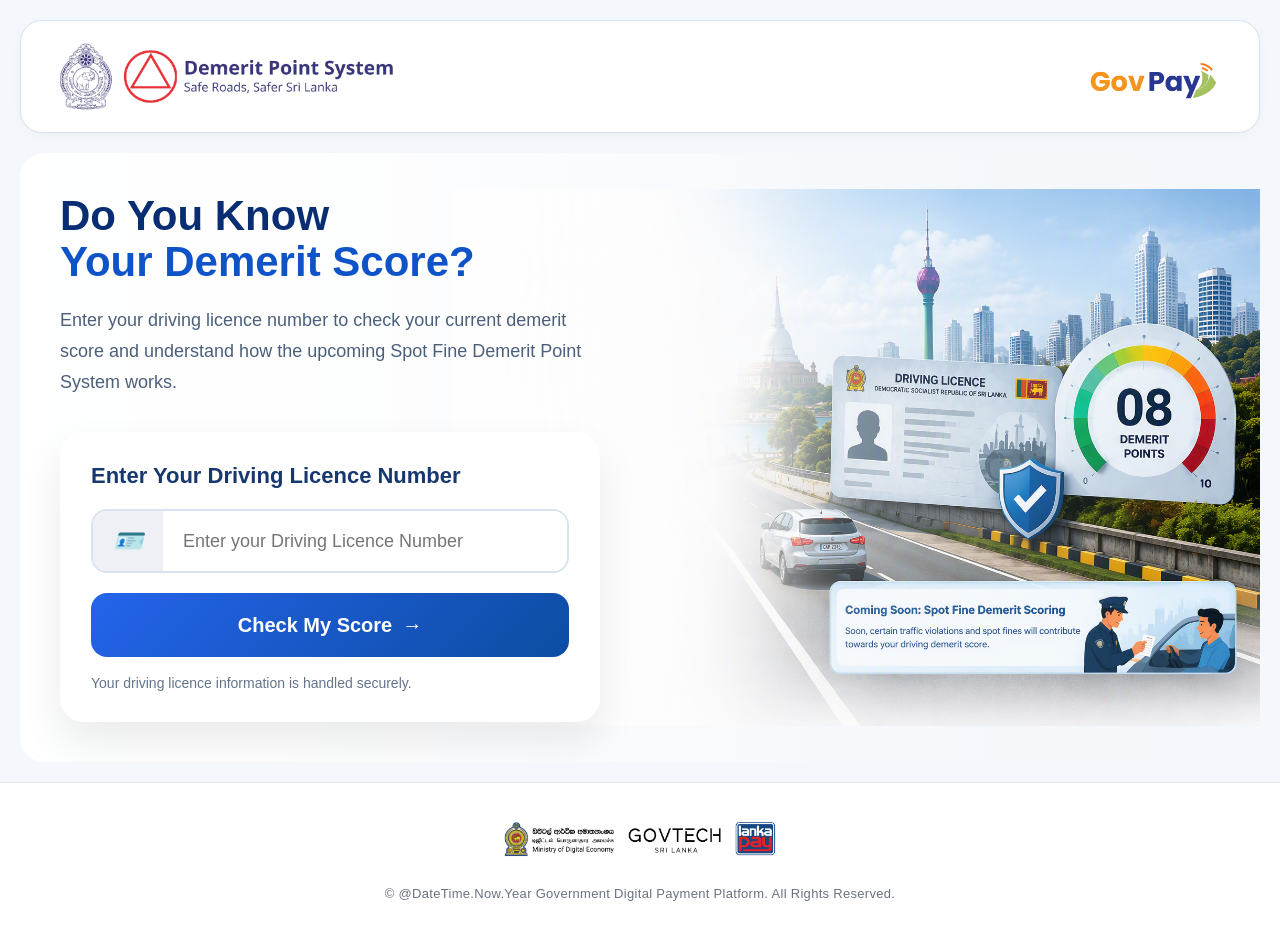
<file: Index.html>
<!DOCTYPE html>
<html lang="en">
<head>
    <meta charset="UTF-8">
    <meta name="viewport" content="width=device-width, initial-scale=1.0">
    <title>GovPay</title>

    <link rel="stylesheet" href="govpay.css">
    <link href="select2.min.css"
          rel="stylesheet" />
</head>
<body>

    <div class="govpay-home">

        <!-- Top Branding -->
        <div class="top-brand-bar">

            <div class="brand-left">
                <img src="images/6000_testbabnk.png" alt="GovPay Logo" />
            </div>

            <div class="brand-right">
                <img src="images/govpay-logo.png" alt="GovPay Logo" />

            </div>

        </div>

        <!-- HERO SECTION -->
        <div class="hero-banner">

            <div class="hero-overlay"></div>

            <div class="hero-content">

                <h1>
                    Do You Know
                    <span>Your Demerit Score?</span>
                </h1>

                <p>
                    Enter your driving licence number to check your
                    current demerit score and understand how the
                    upcoming Spot Fine Demerit Point System works.
                </p>

                <div class="demerit-card">

                    <h3>
                        Enter Your Driving Licence Number
                    </h3>

                    <div class="demerit-input-wrap">

                        <div class="demerit-icon">
                            <i class="fa fa-id-card">🪪</i>
                        </div>

                        <input type="text"
                               placeholder="Enter your Driving Licence Number"
                               id="txtDrivingLicence"
                               name="txtDrivingLicence" />

                    </div>

                    <button class="btn-check-score">

                        Check My Score

                        <span>→</span>

                    </button>

                    <div class="secure-note">

                        <i class="fa fa-lock"></i>

                        Your driving licence information is handled securely.

                    </div>

                </div>

            </div>

        </div>


    </div>

    <footer class="govpay-footer">

        <div class="footer-logos">

            <img src="images/foot_logo.png" width="10%" alt="">

        </div>

        <div class="footer-copyright">

            © @DateTime.Now.Year Government Digital Payment Platform.
            All Rights Reserved.

        </div>

    </footer>

    <!-- jQuery -->
    <script src="jquery-3.7.1.min.js"></script>

    <!-- Select2 -->
    <script src="select2.min.js"></script>

    <script>

        $(document).ready(function () {

            var fineScoreMap = {
                "1": 1,
                "2": 5,
                "3": 10,
                "4": 2,
                "5": 15,
                "6": 34,
                "7": 6,
                "8": 7,
                "9": 1,
                "10": 1,
                "11": 1,
                "12": 1
            };

            $(".btn-check-score").on("click", function () {

                var licenceNo = $("#txtDrivingLicence")
                    .val()
                    .trim();

                if (!licenceNo) {

                    alert("Please enter Driving Licence Number");

                    return;
                }

                $.getJSON("./fine.json", function (data) {

                    var records = data.filter(function (x) {

                        return (
                            (x.DrivingLicenseNo_Clean || "")
                                .trim()
                                .toUpperCase() ===
                            licenceNo
                                .trim()
                                .toUpperCase()
                        );

                    });

                    var score = 0;

                    records.forEach(function (item) {

                        var fineTypeId =
                            String(item.fineTypeID || "");

                        var fineCount =
                            parseInt(item.FineTypeCount || 0);

                        var fineScore =
                            parseInt(
                                fineScoreMap[fineTypeId] || 0
                            );

                        score +=
                            fineCount * fineScore;

                    });

                    var vehicleNo =
                        records.length > 0
                            ? records[0].VehicleNo
                            : "";

                    sessionStorage.setItem(
                        "DrivingLicenceNo",
                        licenceNo
                    );

                    sessionStorage.setItem(
                        "VehicleNo",
                        vehicleNo
                    );

                    sessionStorage.setItem(
                        "DrivingScore",
                        score
                    );

                    window.location.href =
                        "TFResult.html";

                });

            });

        });

    </script>
</body>
</html>
</file>
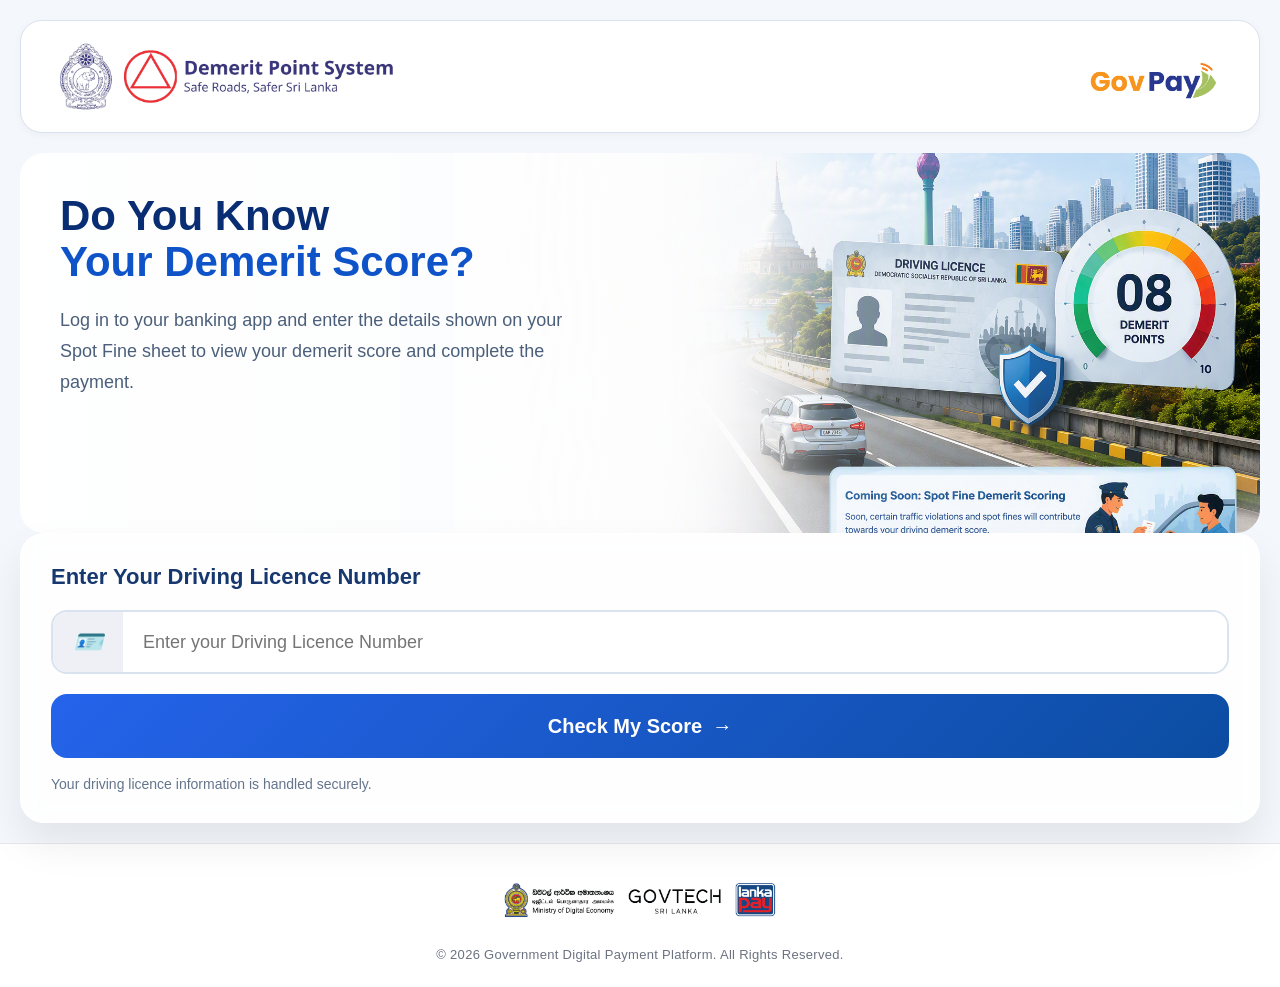
<file: index.html>
<!DOCTYPE html>
<html lang="en">
<head>
    <meta charset="UTF-8">
    <meta name="viewport" content="width=device-width, initial-scale=1.0">
    <title>GovPay</title>

    <link rel="stylesheet" href="govpay.css">
    <link href="select2.min.css"
          rel="stylesheet" />
</head>
<body>

    <div class="govpay-home">

        <!-- Top Branding -->
        <div class="top-brand-bar">

            <div class="brand-left">
                <img src="images/6000_testbabnk.png" alt="GovPay Logo" />
            </div>

            <div class="brand-right">
                <img src="images/govpay-logo.png" alt="GovPay Logo" />

            </div>

        </div>

        <!-- HERO SECTION -->
        <div class="hero-banner">

            <div class="hero-overlay"></div>

            <div class="hero-content">

                <h1>
                    Do You Know
                    <span>Your Demerit Score?</span>
                </h1>

                <p>
                    Log in to your banking app and enter the details shown on your Spot Fine sheet to view your demerit score and complete the payment.
                </p>

            </div>

        </div>

        <div class="demerit-card">

            <h3>
                Enter Your Driving Licence Number
            </h3>

            <div class="demerit-input-wrap">

                <div class="demerit-icon">
                    <i class="fa fa-id-card">🪪</i>
                </div>

                <input type="text"
                       placeholder="Enter your Driving Licence Number"
                       id="txtDrivingLicence"
                       name="txtDrivingLicence" />

            </div>

            <button class="btn-check-score">

                Check My Score

                <span>→</span>

            </button>

            <div class="secure-note">

                <i class="fa fa-lock"></i>

                Your driving licence information is handled securely.

            </div>

        </div>
    </div>

    <footer class="govpay-footer">

        <div class="footer-logos">

            <img src="images/foot_logo.png" width="10%" alt="">

        </div>

        <div class="footer-copyright">

            © 2026 Government Digital Payment Platform.
            All Rights Reserved.

        </div>

    </footer>

    <!-- jQuery -->
    <script src="jquery-3.7.1.min.js"></script>

    <!-- Select2 -->
    <script src="select2.min.js"></script>

    <script>

        $(document).ready(function () {

            var fineScoreMap = {
                "1": 2,   // Identification Plates
                "2": 2,   // Not Carrying R L
                "3": 4,   // Contravening R L Provisions
                "4": 8,   // Driving Emergency Service Vehicles...
                "5": 8,   // Driving vehicle without a license
                "6": 10,  // Driving a vehicle loaded with chemicals...
                "7": 6,   // Not having license to drive specific class of vehicles
                "8": 2,   // Not carrying D L
                "9": 4,   // Not having instructors license
                "10": 6,  // Contravening speed limits
                "11": 6,  // Disobeying road rules
                "12": 6,  // Articles obstructing control of the motor vehicle
                "13": 4,  // Signals by driver
                "14": 4,  // Reversing for long distance
                "15": 4,  // Sound or light warning
                "16": 6,  // Excessive emission smoke
                "17": 4,  // Riding on running board
                "18": 4,  // No of persons in front seat
                "19": 3,  // No use of seat belts
                "20": 3,  // Not wearing protective helmets
                "21": 2,  // Distribution of advertisements
                "22": 6,  // Excessive use of noise
                "23": 6,  // Disobeying directions and signals of police officers
                "24": 6,  // Non compliance with traffic signals
                "25": 6,  // Failure to take precautions when discharging fuel into tank
                "26": 2,  // Halting or parking
                "27": 4,  // Non use of precautions when parking
                "28": 4,  // Excessive carriage of persons in motor car or private coach
                "29": 6,  // Carriage of passengers in excess in omnibuses
                "30": 6,  // Carriage on lorry or motor tricycle van of goods in excess
                "31": 6,  // No of persons carried in a lorry
                "32": 4,  // Violation regulations of motor vehicles
                "33": 2   // Failure to carry the emission certificate of fitness certificate
            };

            $(".btn-check-score").on("click", function () {

                var licenceNo = $("#txtDrivingLicence")
                    .val()
                    .trim();

                if (!licenceNo) {

                    alert("Please enter Driving Licence Number");

                    return;
                }

                $.getJSON("./fine.json", function (data) {

                    var records = data.filter(function (x) {

                        return (
                            (x.DrivingLicenseNo_Clean || "")
                                .trim()
                                .toUpperCase() ===
                            licenceNo
                                .trim()
                                .toUpperCase()
                        );

                    });

                    var score = 0;

                    records.forEach(function (item) {

                        var fineTypeId =
                            String(item.fineTypeID || "");

                        var fineCount =
                            parseInt(item.FineTypeCount || 0);

                        var fineScore =
                            parseInt(
                                fineScoreMap[fineTypeId] || 0
                            );

                        score +=
                            fineCount * fineScore;

                    });

                    var vehicleNo =
                        records.length > 0
                            ? records[0].VehicleNo
                            : "";

                    sessionStorage.setItem(
                        "DrivingLicenceNo",
                        licenceNo
                    );

                    sessionStorage.setItem(
                        "VehicleNo",
                        vehicleNo
                    );

                    sessionStorage.setItem(
                        "DrivingScore",
                        score
                    );

                    window.location.href =
                        "TFResult.html";

                });

            });

        });

    </script>
</body>
</html>
</file>
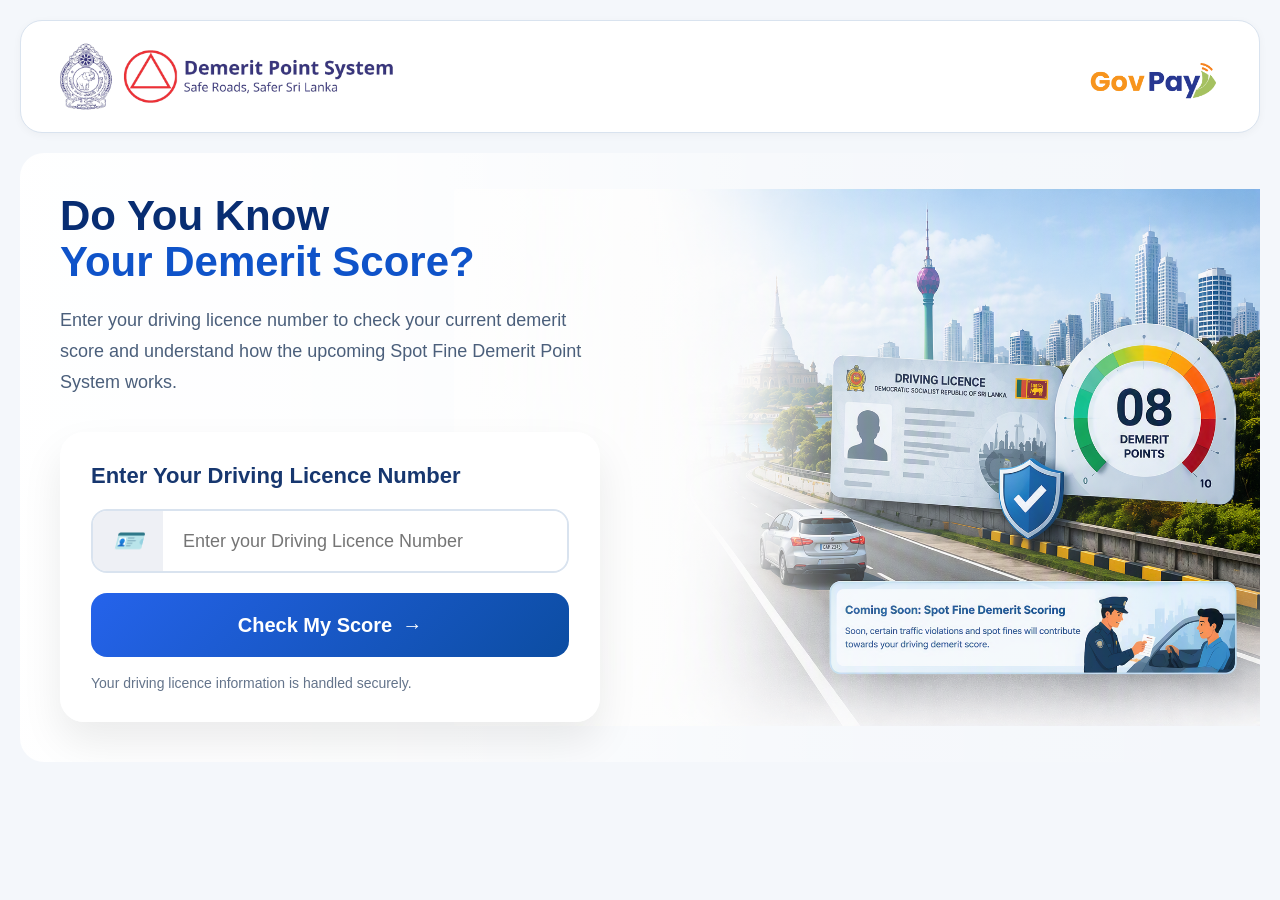
<file: index22.html>
<!DOCTYPE html>
<html lang="en">
<head>
    <meta charset="UTF-8">
    <meta name="viewport" content="width=device-width, initial-scale=1.0">
    <title>GovPay</title>

    <link rel="stylesheet" href="govpay.css">
    <link href="select2.min.css"
          rel="stylesheet" />
</head>
<body>

    <div class="govpay-home">

        <!-- Top Branding -->
        <div class="top-brand-bar">

            <div class="brand-left">
                <img src="images/6000_testbabnk.png" alt="GovPay Logo" />
            </div>

            <div class="brand-right">
                <img src="images/govpay-logo.png" alt="GovPay Logo" />
                
            </div>

        </div>

        <!-- HERO SECTION -->
        <div class="hero-banner">

            <div class="hero-overlay"></div>

            <div class="hero-content">

                <h1>
                    Do You Know
                    <span>Your Demerit Score?</span>
                </h1>

                <p>
                    Enter your driving licence number to check your
                    current demerit score and understand how the
                    upcoming Spot Fine Demerit Point System works.
                </p>

                <div class="demerit-card">

                    <h3>
                        Enter Your Driving Licence Number
                    </h3>

                    <div class="demerit-input-wrap">

                        <div class="demerit-icon">
                            <i class="fa fa-id-card">🪪</i>
                        </div>

                        <input type="text"
                               placeholder="Enter your Driving Licence Number" 
                               id="txtDrivingLicence"
                               name="txtDrivingLicence"/>

                    </div>

                    <button class="btn-check-score">

                        Check My Score

                        <span>→</span>

                    </button>

                    <div class="secure-note">

                        <i class="fa fa-lock"></i>

                        Your driving licence information is handled securely.

                    </div>

                </div>

            </div>

        </div>


    </div>

    <!-- jQuery -->
    <script src="jquery-3.7.1.min.js"></script>

    <!-- Select2 -->
    <script src="select2.min.js"></script>

    <script>

        $(document).ready(function () {

            var fineScoreMap = {
                "1": 1,
                "2": 5,
                "3": 10,
                "4": 2,
                "5": 15,
                "6": 34,
                "7": 6,
                "8": 7,
                "9": 1,
                "10": 1,
                "11": 1,
                "12": 1
            };

            $(".btn-check-score").on("click", function () {

                var licenceNo = $("#txtDrivingLicence")
                    .val()
                    .trim();

                if (!licenceNo) {

                    alert("Please enter Driving Licence Number");

                    return;
                }

                $.getJSON("./fine.json", function (data) {

                    var records = data.filter(function (x) {

                        return (
                            (x.DrivingLicenseNo_Clean || "")
                                .trim()
                                .toUpperCase() ===
                            licenceNo
                                .trim()
                                .toUpperCase()
                        );

                    });

                    var score = 0;

                    records.forEach(function (item) {

                        var fineTypeId =
                            String(item.fineTypeID || "");

                        var fineCount =
                            parseInt(item.FineTypeCount || 0);

                        var fineScore =
                            parseInt(
                                fineScoreMap[fineTypeId] || 0
                            );

                        score +=
                            fineCount * fineScore;

                    });

                    var vehicleNo =
                        records.length > 0
                            ? records[0].VehicleNo
                            : "";

                    sessionStorage.setItem(
                        "DrivingLicenceNo",
                        licenceNo
                    );

                    sessionStorage.setItem(
                        "VehicleNo",
                        vehicleNo
                    );

                    sessionStorage.setItem(
                        "DrivingScore",
                        score
                    );

                    window.location.href =
                        "TFResult.html";

                });

            });

        });

    </script>
</body>
</html>
</file>
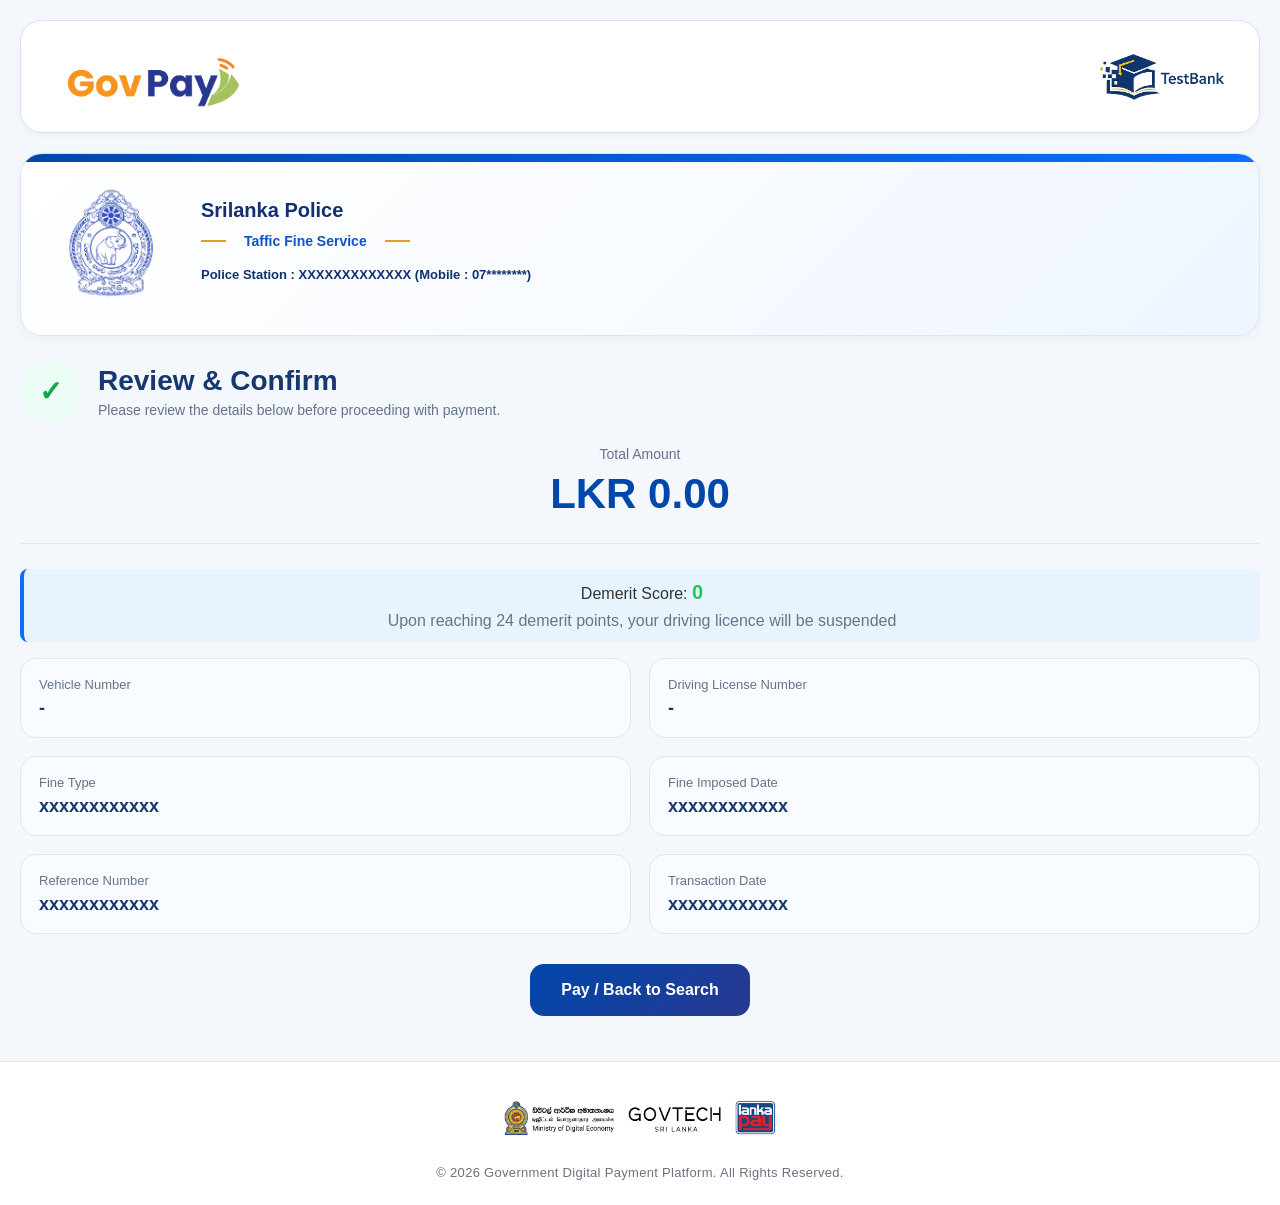
<file: TFResult.html>
<!DOCTYPE html>
<html lang="en">
<head>
    <meta charset="UTF-8">
    <meta name="viewport" content="width=device-width, initial-scale=1.0">
    <title>GovPay</title>

    <link rel="stylesheet" href="govpay.css">
    <link href="select2.min.css"
          rel="stylesheet" />
</head>
<body>

    <div class="govpay-home">

        <!-- Top Branding -->
        <div class="top-brand-bar">

            <div class="brand-left">
                <a href="index.html"><img src="images/govpay-logo.png" alt="GovPay Logo" /></a>
            </div>

            <div class="brand-right">
                <img src="images/TestBank.png" alt="GovPay Logo" />

            </div>

        </div>

        <section class="service-hero">

            <div class="service-logo">
                <img src="images/030.png" alt="Agency Logo" />
            </div>

            <div class="service-header">

                <h1>Srilanka Police</h1>

                <div class="service-type">
                    <span></span>

                    <h2>
                        Taffic Fine Service
                    </h2>

                    <span></span>
                </div>

                <div class="service-tags">

                    <span>Police Station : XXXXXXXXXXXXX (Mobile : 07********)</span>

                </div>

            </div>

        </section>

        <section class="filter-section">
            <div class="confirm-card">
                <section class="page-status">

                    <div class="page-status-icon">
                        ✓
                    </div>

                    <div class="page-status-content">

                        <h2>Review & Confirm</h2>

                        <p>
                            Please review the details below before proceeding with payment.
                        </p>

                    </div>

                </section>
                <div class="confirm-amount-section">

                    <div class="amount-label">
                        Total Amount
                    </div>

                    <div class="amount-value"
                         id="lblAmount">

                        LKR 0.00

                    </div>
                    <div>

                    </div>
                </div>
                <div class="confirm-info-message">

                    <i class="fas fa-info-circle"></i>

                    Demerit Score:
                    <strong id="lblDrivingScore" class="lblDrivingScore-value"></strong>
                    <div class="score-message">
                        Upon reaching 24 demerit points, your driving licence will be suspended
                    </div>
                </div>

            </div>

                <div class="confirmation-page">

                    <div class="confirm-card">


                        <div class="confirm-grid">

                            <div class="confirm-item">
                                <label>Vehicle Number</label>
                                <span id="lblVehicleNo"></span>
                            </div>

                            <div class="confirm-item">
                                <label>Driving License Number</label>
                                <span id="lblDrivingLicenseNo"></span>
                            </div>

                            <div class="confirm-item">
                                <label>Fine Type</label>
                                <span id="lblFineType">xxxxxxxxxxxx</span>
                            </div>

                            <div class="confirm-item">
                                <label>Fine Imposed Date</label>
                                <span id="lblFineDate">xxxxxxxxxxxx</span>
                            </div>

                            <div class="confirm-item">
                                <label>Reference Number</label>
                                <span id="lblReferenceNo">xxxxxxxxxxxx</span>
                            </div>

                            <div class="confirm-item">
                                <label>Transaction Date</label>
                                <span>xxxxxxxxxxxx</span>
                            </div>

                        </div>

                        <div class="confirm-footer">

                            <button type="button"
                                    class="btn-continue"
                                    onclick="window.location.href='index.html';">
                                Pay / Back to Search
                            </button>

                        </div>

                    </div>
                </div>
            </section>
    </div>

    <footer class="govpay-footer">

        <div class="footer-logos">

            <img src="images/foot_logo.png" width="10%" alt="">

        </div>

        <div class="footer-copyright">

            © 2026 Government Digital Payment Platform.
            All Rights Reserved.

        </div>

    </footer>

    <!-- jQuery -->
    <script src="jquery-3.7.1.min.js"></script>

    <!-- Select2 -->
    <script src="select2.min.js"></script>

    <script>

        function CalScore() {
            var score =
                parseInt(
                    $("#lblDrivingScore").text()
                ) || 0;

            var zone = "";
            var message = "";
            var color = "";

            if (score <= 0) {

                zone = "Good Job!";
                message =
                    "No demerit points recorded. Continue safe driving.";

                color = "#22c55e";
            }
            else if (score <= 8) {

                zone = "Safe Zone";
                message = "Good standing";

                color = "#22c55e";
            }
            else if (score <= 16) {

                zone = "Caution Zone";
                message = "Attention required";

                color = "#f59e0b";
            }
            else if (score <= 23) {

                zone = "High Alert";
                message = "Approaching limit";

                color = "#f97316";
            }
            else {

                zone = "Maximum";
                message =
                    "Further action may be required";

                color = "#dc2626";
            }

            $("#lblScoreZone")
                .text(zone)
                .css("color", color);

            $("#lblScoreMessage")
                .text(message);

            $("#lblDrivingScore")
                .css("color", color);
        }

        function CallInit() {

            $("#lblDrivingLicenseNo").text(
                sessionStorage.getItem(
                    "DrivingLicenceNo"
                ) || "-"
            );

            $("#lblVehicleNo").text(
                sessionStorage.getItem(
                    "VehicleNo"
                ) || "-"
            );

            $("#lblDrivingScore").text(
                sessionStorage.getItem(
                    "DrivingScore"
                ) || "0"
            );

            CalScore();
        }

        $(document).ready(function () {
            $('.select2').select2();
            CallInit();

            $("#ddlOrganization").select2({
                placeholder: "Select Organization",
                allowClear: true,
                width: "100%"
            });

            $("#ddlService").select2({
                placeholder: "Select Service",
                allowClear: true,
                width: "100%"
            });

            $("#ddlOrganization2").select2({
                placeholder: "Select Organization",
                allowClear: true,
                width: "100%"
            });

            $("#ddlService2").select2({
                placeholder: "Select Service",
                allowClear: true,
                width: "100%"
            });

        });

        $(document).on('click', '.service-card', function () {

            // remove previous selection

            $('.service-card').removeClass('active');

            // select current

            $(this).addClass('active');

            // get selected sector

            var sectorId = $(this).data('sectorid');

            // store selected sector

            $('#hdnSectorId').val(sectorId);

            // clear organization

            $('#ddlOrganization').val(null).trigger('change');

            // clear service

            $('#ddlService').val(null).trigger('change');

            $('html,body').animate({
                scrollTop:
                    $('#ddlOrganization')
                        .closest('.filter-section')
                        .offset().top - 80
            }, 300);

            // load organizations
            //$('#ddlOrganization').select2('open');
            //loadOrganizations(sectorId);

        });

    </script>
</body>
</html>
</file>
<file: govpay.css>
/* ===== RESET ===== */

* {
    margin: 0;
    padding: 0;
    box-sizing: border-box;
}

body {
    font-family: 'Segoe UI',sans-serif;
    background: #f4f7fb;
    color: #333;
}

.govpay-home {
    max-width: 1400px;
    margin: auto;
    padding: 20px;
}
.confirm-amount-section {
    text-align: center;
    padding-bottom: 25px;
    border-bottom: 1px solid #e5e7eb;
    margin-bottom: 25px;
}
.confirm-info-message {
    text-align: center;
    padding: 12px 16px;
    background: #e8f4fd;
    border-left: 4px solid #0d6efd;
    border-radius: 8px;
    margin-bottom: 1rem;
}

.amount-label {
    color: #64748b;
    font-size: 14px;
    margin-bottom: 8px;
}

.amount-value {
    color: #0047ab;
    font-size: 42px;
    font-weight: 800;
}
.lblDrivingScore-value {
    font-size: 20px;
    font-weight: 800;
}
/* ===== LOGO ===== */
.logo-section {
    text-align: center;
    margin-bottom: 5px;
}

.logo-section img {
    height: 80px;
 }

.logo-section-bank {
    text-align: center;
    margin-bottom: 10px;
}

.logo-section-bank img {
    height: 50px;
}

.top-brand-bar {
    display: flex;
    align-items: center;
    justify-content: space-between;
    padding: 18px 35px;
    margin-bottom: 20px;
    background: #ffffff;
    border: 1px solid #D9E3EF;
    border-radius: 22px;
    box-shadow: 0 2px 8px rgba(0,0,0,.04);
}

.brand-left img {
    height: 75px;
    width: auto;
    display: block;
}

.brand-right img {
    height: 55px;
    width: auto;
    display: block;
}
.service-logo img {
    width: 120px;
    height: auto;
}

.service-hero-content {
    width: 55%;
    position: relative;
    z-index: 2;
}
.service-hero:before {
    content: "";
    position: absolute;
    left: 0;
    right: 0;
    top: 0;
    height: 8px;
    background: linear-gradient( 90deg, #0047AB, #0D6EFD );
}
.service-hero {
    position: relative;
    display: flex;
    align-items: center;
    gap: 30px;
    min-height: 180px;
    padding: 30px;
    margin-bottom: 25px;
    border-radius: 22px;
    overflow: hidden;
    background: linear-gradient( 135deg, #ffffff 0%, #f8fbff 50%, #eef5ff 100% );
    border: 1px solid #d9e6f8;
    box-shadow: 0 3px 12px rgba(0,0,0,.04);
}
.service-header h1 {
    margin: 0;
    color: #10306F;
    font-size: 54px;
    font-weight: 800;
    line-height: 1.1;
}
.page-status {
    display: flex;
    align-items: center;
    gap: 18px;
    margin-bottom: 25px;
}

.page-status-icon {
    width: 60px;
    height: 60px;
    border-radius: 50%;
    background: #ecfdf5;
    color: #16a34a;
    display: flex;
    align-items: center;
    justify-content: center;
    font-size: 28px;
    font-weight: bold;
    flex-shrink: 0;
}

.page-status-content h2 {
    margin: 0;
    color: #17376F;
    font-size: 28px;
    font-weight: 700;
}

.page-status-content p {
    margin: 5px 0 0;
    color: #64748B;
    font-size: 14px;
}
.service-type {
    display: flex;
    align-items: center;
    gap: 18px;
    margin: 12px 0 18px;
}
.govpay-footer {
    padding: 25px;
    background: #ffffff;
    border-top: 1px solid #e5e7eb;
    text-align: center;
}

.footer-logos {
    display: flex;
    justify-content: center;
    align-items: center;
    margin-bottom: 15px;
}

    .footer-logos img {
        max-width: 100%;
        width: 300px;
        height: auto;
        object-fit: contain;
    }

.footer-copyright {
    color: #6b7280;
    font-size: 13px;
    font-weight: 500;
    letter-spacing: .3px;
}

    .service-type span {
        width: 55px;
        height: 2px;
        background: #E59B2A;
    }

    .service-type h2 {
        margin: 0;
        color: #0f53c9;
        font-size: 20px;
        font-weight: 700;
    }

.service-tags {
    color: #10306F;
    font-weight: 700;
    font-size: 18px;
    margin-bottom: 8px;
}
    .service-hero h1 {
        margin: 0;
        font-size: 32px;
        font-weight: 700;
        color: #10306F;
    }
.service-header h1 {
    font-size: 20px;
}

.service-type h2 {
    font-size: 14px;
}

.service-type span {
    width: 25px;
}

.service-tags {
    font-size: 13px;
}

.service-header p {
    font-size: 12px;
}
/* ===== SEARCH ===== */

.search-section {
    margin-bottom: 20px;
}

.search-box {
    position: relative;
}

.search-box input {
        width: 100%;
        height: 60px;
        border: 1px solid #dcdcdc;
        border-radius: 16px;
        padding: 0 55px;
        font-size: 16px;
        background: #fff;
        outline: none;
}

.search-icon {
    position: absolute;
    left: 18px;
    top: 18px;
    font-size: 18px;
}

.mic-icon {
    position: absolute;
    right: 18px;
    top: 18px;
    font-size: 18px;
}

/* ===== HERO BANNER ===== */

.hero-banner {
    position: relative;
    min-height: 380px;
    border-radius: 24px;
    overflow: hidden;
    margin-bottom: 0px;
    background-image: url('./images/demerit-background.png');
    background-repeat: no-repeat;
    background-size: 65% auto;
    background-position: right center;
}

.hero-overlay {
    position: absolute;
    top: 0;
    right: 0;
    bottom: 0;
    left: 0;
    background: linear-gradient( 90deg, rgba(255,255,255,.96) 0%, rgba(255,255,255,.92) 15%, rgba(255,255,255,.82) 30%, rgba(255,255,255,.55) 45%, rgba(255,255,255,.20) 65%, rgba(255,255,255,0) 100% );
}

.hero-content {
    position: relative;
    z-index: 10;
    width: 100%;
    max-width: 620px;
    padding: 40px;
}

    .hero-content h1 {
        margin: 0;
        font-size: 42px;
        line-height: 1.1;
        font-weight: 700;
        color: #082d72;
    }

        .hero-content h1 span {
            display: block;
            color: rgb(15, 83, 201);
        }

    .hero-content p {
        margin-top: 20px;
        margin-bottom: 35px;
        font-size: 18px;
        line-height: 1.7;
        color: #4b5f7b;
    }

.demerit-card {
    background: rgba(255,255,255,.88);
    backdrop-filter: blur(10px);
    border-radius: 24px;
    padding: 30px;
    border: 1px solid rgba(255,255,255,.70);
    box-shadow: 0 20px 40px rgba(0,0,0,.08);
}

    .demerit-card h3 {
        margin-bottom: 20px;
        color: #17376F;
        font-size: 22px;
        font-weight: 700;
    }

.demerit-input-wrap {
    display: flex;
    height: 64px;
    overflow: hidden;
    border-radius: 16px;
    border: 2px solid #d9e3ef;
    background: #fff;
    margin-bottom: 20px;
}

.demerit-icon {
    width: 70px;
    background: #eef0f5;
    color: white;
    display: flex;
    align-items: center;
    justify-content: center;
    font-size: 24px;
}

.demerit-input-wrap input {
    flex: 1;
    border: none;
    outline: none;
    padding: 0 20px;
    font-size: 18px;
}
.score-status-banner {
    display: flex;
    justify-content: space-between;
    align-items: center;
    background: #f4f8ff;
    border: 1px solid #dce8ff;
    border-radius: 24px;
    padding: 30px;
    margin-bottom: 25px;
}

.score-status-left {
    flex: 1;
}

    .score-status-left h2 {
        margin: 0;
        color: #17376F;
        font-size: 30px;
    }

    .score-status-left p {
        margin-top: 8px;
        color: #64748B;
    }

.progress-steps {
    display: flex;
    justify-content: space-between;
    position: relative;
    margin-top: 35px;
    max-width: 850px;
}

.progress-line {
    position: absolute;
    left: 10%;
    right: 10%;
    top: 25px;
    height: 3px;
    background: #d8e2f0;
    z-index: 1;
}

.step {
    position: relative;
    z-index: 2;
    text-align: center;
    width: 180px;
}

.step-icon {
    width: 50px;
    height: 50px;
    border-radius: 50%;
    background: #d1d5db;
    color: white;
    margin: auto;
    display: flex;
    align-items: center;
    justify-content: center;
    font-size: 20px;
}

.step.completed .step-icon,
.step.active .step-icon {
    background: #2563eb;
}

.step span {
    display: block;
    margin-top: 12px;
    font-size: 14px;
    font-weight: 600;
    color: #475569;
}

.score-status-right {
    width: 220px;
    text-align: center;
}

.security-icon {
    width: 120px;
    height: 120px;
    border-radius: 50%;
    border: 3px solid #d6e4ff;
    color: #0c4da2;
    font-size: 50px;
    display: flex;
    justify-content: center;
    align-items: center;
    margin: auto;
}

/* Driver Score Card */

.driving-score-card {
    text-align: center;
    background: linear-gradient( 135deg, #eef5ff, #dbeafe );
    border-radius: 20px;
    padding: 25px;
    margin-top: 20px;
}

.score-label {
    color: #64748B;
    font-size: 15px;
    margin-bottom: 10px;
}

.score-value {
    font-size: 60px;
    font-weight: 800;
    color: #0c4da2;
}

.btn-check-score {
    width: 100%;
    height: 64px;
    border: none;
    border-radius: 16px;
    cursor: pointer;
    background: linear-gradient( 135deg, #2563eb, #0c4da2 );
    color: white;
    font-size: 20px;
    font-weight: 600;
    display: flex;
    align-items: center;
    justify-content: center;
    gap: 10px;
}

    .btn-check-score:hover {
        filter: brightness(1.05);
    }

.secure-note {
    margin-top: 18px;
    font-size: 14px;
    color: #64748b;
}
.confirm-grid {
    display: grid;
    grid-template-columns: repeat(2, 1fr);
    gap: 18px;
}

.confirm-item {
    background: #f8fbff;
    border: 1px solid #dce8f8;
    border-radius: 16px;
    padding: 18px;
}

    .confirm-item label {
        display: block;
        color: #64748b;
        font-size: 13px;
        margin-bottom: 6px;
    }

    .confirm-item span {
        color: #17376f;
        font-size: 18px;
        font-weight: 700;
    }

/* ERROR */

.confirm-error {
    background: #fef2f2;
    border: 1px solid #fecaca;
    color: #dc2626;
    padding: 15px;
    border-radius: 12px;
    margin-bottom: 20px;
}

/* NOTE */

.confirm-note {
    margin-top: 25px;
    padding: 15px;
    background: #eef5ff;
    color: #17376f;
    border-radius: 12px;
    text-align: center;
    font-weight: 500;
}

.driver-score-card {
    background: #fff;
    border-radius: 24px;
    padding: 30px;
    margin-top: 25px;
    text-align: center;
    box-shadow: 0 10px 30px rgba(0,0,0,.06);
}

.score-value {
    font-size: 72px;
    font-weight: 800;
    line-height: 1;
}

.score-zone {
    margin-top: 15px;
    font-size: 26px;
    font-weight: 700;
}

.score-message {
    margin-top: 8px;
    color: #64748b;
    font-size: 16px;
}

/* BUTTONS */

.confirm-footer {
    display: flex;
    justify-content: center;
    gap: 15px;
    margin-top: 30px;
}

@media (max-width:768px) {

    .hero-banner {
        min-height: auto;
    }

    .hero-content {
        max-width: 100%;
        padding: 25px;
    }

        .hero-content h1 {
            font-size: 34px;
        }

        .hero-content p {
            font-size: 15px;
        }

    .demerit-card {
        padding: 20px;
    }
}

.hero-features {
    display: flex;
    gap: 25px;
    margin-top: 20px;
}

.feature-item {
    display: flex;
    align-items: flex-start;
    gap: 12px;
    min-width: 180px;
}

.feature-icon {
    height: 52px;
    flex-shrink: 0;
}

    .feature-icon img {
        width: 100%;
        height: 100%;
        object-fit: contain;
    }

.feature-title {
    color: #17376F;
    font-size: 18px;
    font-weight: 700;
    margin-bottom: 2px;
}

.feature-desc {
    color: #55657D;
    font-size: 13px;
    line-height: 1.4;
}

/* ===== SECTION HEADER ===== */

.section-header {
    display: flex;
    justify-content: space-between;
    align-items: center;
    margin-bottom: 20px;
}

    .section-header h2 {
        font-size: 26px;
    }

    .section-header a {
        text-decoration: none;
        color: #0057d9;
        font-weight: 600;
    }

/* ===== SERVICES ===== */

.services-section {
    margin-bottom: 40px;
}

.services-grid {
    display: grid;
    grid-template-columns: repeat(8, 1fr);
    gap: 15px;
}

.service-card {
    background: #fff;
    border-radius: 16px;
    padding: 15px;
    text-align: center;
    border: 1px solid #E5E7EB;
    cursor: pointer;
    transition: all .2s ease;
}

    .service-card.active {
        border: 2px solid #0057D9;
        background: #EEF4FF;
        box-shadow: 0 4px 15px rgba(0,87,217,.15);
    }

        .service-card.active .service-icon {
            transform: scale(1.05);
        }

    .service-card:hover {
        transform: translateY(-2px);
        box-shadow: 0 4px 12px rgba(0,0,0,.08);
    }

.service-icon {
    width: 100px;
    height: 100px;
    border-radius: 50%;
    margin: auto;
    display: flex;
    justify-content: center;
    align-items: center;
    font-size: 32px;
    overflow: hidden;
}

.service-icon img {
    width: 70px;
    height: 70px;
    object-fit: contain;
}

.blue {
    background: #eaf2ff;
}

.green {
    background: #e9fff0;
}

.purple {
    background: #f4ecff;
}

.orange {
    background: #fff1e5;
}

.red {
    background: #ffe8e8;
}

.gold {
    background: #fff8df;
}

.service-card h4 {
    margin-top: 8px;
    font-size: 13px;
    font-weight: 600;
}

.service-card p {
    display: none;
}

/* ===== POPULAR SERVICES ===== */

.popular-section {
    margin-bottom: 40px;
}

.popular-grid {
    display: grid;
    grid-template-columns: repeat(5,1fr);
    gap: 20px;
}

.popular-card {
    background: #fff;
    border-radius: 16px;
    text-align: center;
    padding: 20px;
    border: 1px solid #eee;
}

.popular-card img {
    width: 70px;
    height: 70px;
    object-fit: contain;
}

.popular-card span {
    display: block;
    margin-top: 12px;
    font-weight: 600;
}

/* ===== RECENT ===== */

.recent-section {
    margin-bottom: 40px;
}

.recent-list {
    display: flex;
    gap: 15px;
    flex-wrap: wrap;
}

.recent-item {
    background: white;
    padding: 14px 20px;
    border-radius: 50px;
    border: 1px solid #ddd;
}

.filter-section {
    margin: 25px 0;
}

.filter-grid {
    display: grid;
    grid-template-columns: 1fr 1fr;
    gap: 15px;
}

.filter-item label {
    display: block;
    margin-bottom: 8px;
    font-weight: 600;
    color: #444;
}

.gov-select {
    width: 100%;
}

.select2-container .select2-selection--single {
    height: 50px !important;
    border-radius: 12px !important;
    border: 1px solid #ddd !important;
}

.select2-container--default
.select2-selection--single
.select2-selection__rendered {
    line-height: 50px !important;
}

.select2-container--default
.select2-selection--single
.select2-selection__arrow {
    height: 50px !important;
}

.action-section {
    margin-top: 20px;
    text-align: center;
}

.btn-continue {
    min-width: 220px;
    height: 52px;
    border: none;
    border-radius: 14px;
    background: linear-gradient(135deg,#0047AB,#283891);
    color: #fff;
    font-size: 16px;
    font-weight: 600;
    cursor: pointer;
    transition: .2s;
}

    .btn-continue:hover {
        background: #0047AB;
    }

    .btn-continue:active {
        transform: scale(.98);
    }

.btn-cancel {
    min-width: 140px;
    height: 50px;
    border: 1px solid #D1D5DB;
    border-radius: 12px;
    background: #F3F4F6;
    color: #374151;
    font-size: 15px;
    font-weight: 600;
    cursor: pointer;
}

    .btn-cancel:hover {
        background: #E5E7EB;
    }

/* ===== TABLET ===== */

@media(max-width:1024px) {

    .services-grid {
        grid-template-columns: repeat(6, 1fr);
    }

    .popular-grid {
        grid-template-columns: repeat(3,1fr);
    }
}

@media (min-width:769px) and (max-width:1024px) {

    .hero-banner {
        min-height: 500px;
        background-size: 100% auto;
        background-position: right center;
    }

    .hero-content {
        max-width: 500px;
        padding: 35px;
    }

        .hero-content h1 {
            font-size: 36px;
        }

        .hero-content p {
            font-size: 16px;
        }
}

/* ===== MOBILE ===== */

@media(max-width:768px) {

    .filter-grid {
        grid-template-columns: 1fr;
        gap: 10px;
    }

    .select2-container
    .select2-selection--single {
        height: 45px !important;
    }

    .select2-container--default
    .select2-selection--single
    .select2-selection__rendered {
        line-height: 45px !important;
        font-size: 14px;
    }
    .btn-cancel, .btn-continue {
        width: 100%;
        height: 48px;
        border-radius: 12px;
    }
    .logo-section img {
        height: 60px;
    }
    .logo-section-bank img {
        height: 30px;
    }
    .score-status-banner {
        flex-direction: column;
        gap: 20px;
        padding: 20px;
    }

    .progress-steps {
        flex-direction: column;
        gap: 15px;
    }

    .progress-line {
        display: none;
    }

    .score-status-right {
        width: 100%;
    }

    .score-value {
        font-size: 42px;
    }

    .hero-banner {
        min-height: 520px;
        background-size: cover;
        background-position: 65% center;
    }

    .hero-overlay {
        background: linear-gradient( 180deg, rgba(255,255,255,.96) 0%, rgba(255,255,255,.90) 35%, rgba(255,255,255,.70) 60%, rgba(255,255,255,.20) 100% );
    }

    .hero-content {
        max-width: 100%;
        width: 100%;
        padding: 25px;
    }

        .hero-content h1 {
            font-size: 30px;
            line-height: 1.2;
        }

        .hero-content p {
            font-size: 14px;
            line-height: 1.6;
            margin-bottom: 20px;
        }

    .demerit-card {
        padding: 20px;
        border-radius: 18px;
    }

        .demerit-card h3 {
            font-size: 18px;
            margin-bottom: 15px;
        }

    .demerit-input-wrap {
        height: 55px;
    }

    .demerit-icon {
        width: 55px;
        font-size: 18px;
    }

    .demerit-input-wrap input {
        font-size: 14px;
        padding: 0 14px;
    }

    .btn-check-score {
        height: 55px;
        font-size: 16px;
    }

    .secure-note {
        font-size: 12px;
    }

    /* SERVICES */

    .services-grid {
        grid-template-columns: repeat(4, 1fr);
        gap: 10px;
    }

    .service-card {
        padding: 10px 5px;
    }

    .service-icon {
        width: 60px;
        height: 60px;
    }

        .service-icon img {
            width: 40px;
            height: 40px;
        }

    .service-card h4 {
        font-size: 11px;
        line-height: 1.2;
    }

    .service-card p {
        display: none;
    }

    /* POPULAR */

    .popular-grid {
        grid-template-columns: repeat(4,1fr);
        gap: 10px;
    }

    .popular-card {
        padding: 10px 5px;
    }

        .popular-card img {
            width: 40px;
            height: 40px;
        }

        .popular-card span {
            font-size: 11px;
            margin-top: 5px;
            display: block;
        }

    .section-header h2 {
        font-size: 20px;
    }

    .hero-features {
        gap: 10px;
        margin-top: 12px;
    }

    .feature-item {
        min-width: auto;
        flex: 1;
    }

    .feature-icon {
        height: 28px;
    }

    .feature-title {
        font-size: 11px;
    }

    .feature-desc {
        display: none;
    }
    .top-brand-bar {
        padding: 12px 15px;
        border-radius: 16px;
    }

    .brand-left img {
        height: 45px;
    }

    .brand-right img {
        height: 35px;
    }
}
</file>
